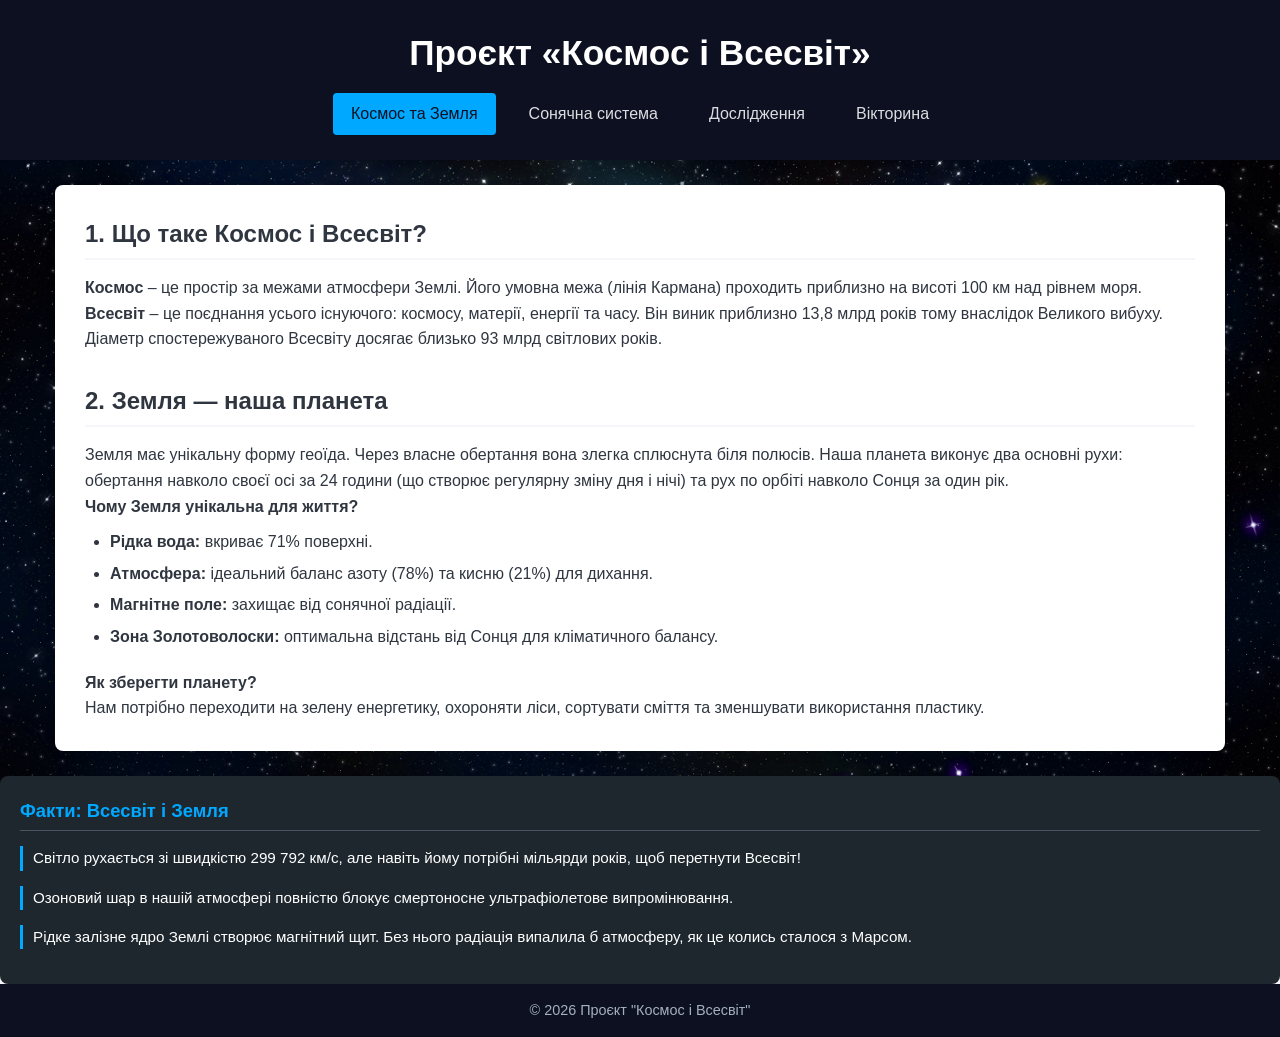
<file: Index.html>
<!DOCTYPE html>
<html lang="en">
<head>
  <meta charset="UTF-8">
  <meta name="viewport" content="width=device-width, initial-scale=1.0">
  <title>Космос та Всесвіт</title>
  <link rel="stylesheet" href="style.css">
</head>
<body>
  <header class="header">
        <h1>Проєкт «Космос і Всесвіт»</h1>
        <nav class="nav-menu">
            <a href="index.html" class="active">Космос та Земля</a>
            <a href="solar-system.html">Сонячна система</a>
            <a href="exploration.html" >Дослідження</a>
            <a href="quiz.html" >Вікторина</a>
        </nav>
    </header>
<div class="container">
   <main class="main-content">
            <section>
                <h2>1. Що таке Космос і Всесвіт?</h2>
                <p><strong>Космос</strong> – це простір за межами атмосфери Землі.
                   Його умовна межа (лінія Кармана) проходить приблизно на висоті 100 км над рівнем моря.</p>
                <p><strong>Всесвіт</strong> – це поєднання усього існуючого: космосу, матерії, енергії та часу. 
                  Він виник приблизно 13,8 млрд років тому внаслідок Великого вибуху. 
                  Діаметр спостережуваного Всесвіту досягає близько 93 млрд світлових років.</p>
            </section>

            <section style="margin-top: 30px;">
                <h2>2. Земля — наша планета</h2>
                <p>Земля має унікальну форму геоїда. Через власне обертання вона злегка сплюснута біля полюсів. 
                  Наша планета виконує два основні рухи: обертання навколо своєї осі за 24 години 
                  (що створює регулярну зміну дня і нічі) та рух по орбіті навколо Сонця за один рік.</p>
                <p><strong>Чому Земля унікальна для життя?</strong></p>
                <ul>
                    <li><strong>Рідка вода:</strong> вкриває 71% поверхні.</li>
                    <li><strong>Атмосфера:</strong> ідеальний баланс азоту (78%) та кисню (21%) для дихання.</li>
                    <li><strong>Магнітне поле:</strong> захищає від сонячної радіації.</li>
                    <li><strong>Зона Золотоволоски:</strong> оптимальна відстань від Сонця для кліматичного балансу.</li>
                </ul>
                <p><strong>Як зберегти планету?</strong> 
                  <br> 
                  Нам потрібно переходити на зелену енергетику,
                   охороняти ліси, сортувати сміття та зменшувати використання пластику.</p>
   </section>
</div>
</main>
    <aside class="sidebar">
            <div class="sidebar-block">
                <h3>Факти: Всесвіт і Земля</h3>
                <ul>
                    <li>Світло рухається зі швидкістю 299 792 км/с, але навіть йому потрібні мільярди років, щоб перетнути Всесвіт!</li>
                    <li>Озоновий шар в нашій атмосфері повністю блокує смертоносне ультрафіолетове випромінювання.</li>
                    <li>Рідке залізне ядро Землі створює магнітний щит. Без нього радіація випалила б атмосферу, як це колись сталося з Марсом.</li>
                </ul>
            </div>
        </aside>

    </div>

    <footer class="footer">
        <p>&copy; 2026 Проєкт "Космос і Всесвіт"</p>
    </footer>

</body>
</html>
</body>
</html>
</file>
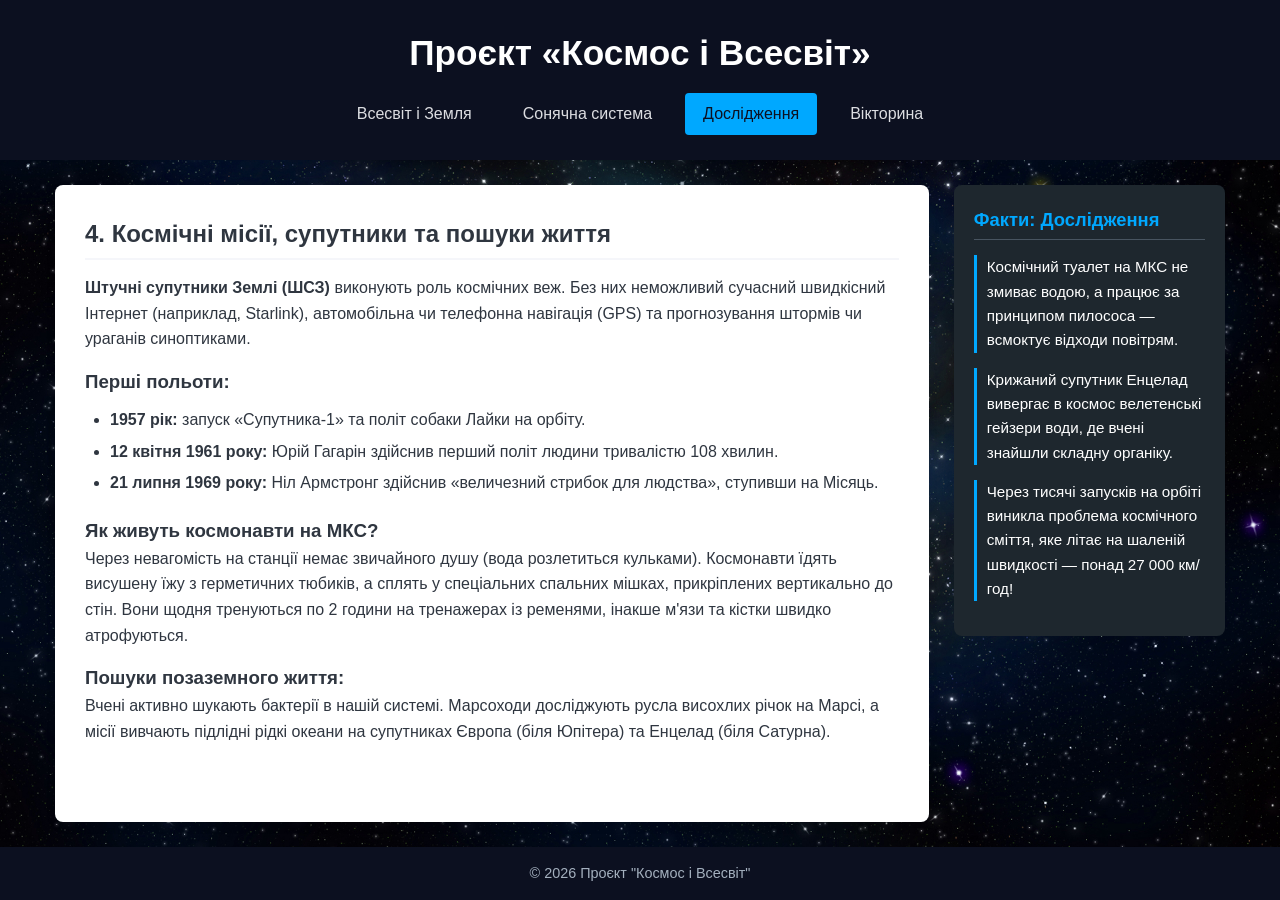
<file: exploration.html>
<!DOCTYPE html>
<html lang="en">
<head>
  <meta charset="UTF-8">
  <meta name="viewport" content="width=device-width, initial-scale=1.0">
  <title>Космос та Всесвіт</title>
</head>
<body>
  <!DOCTYPE html>
<html lang="uk">
<head>
    <meta charset="UTF-8">
    <meta name="viewport" content="width=device-width, initial-scale=1.0">
    <title>Космічні дослідження</title>
    <link rel="stylesheet" href="style.css">
</head>
<body>

    <header class="header">
        <h1>Проєкт «Космос і Всесвіт»</h1>
        <nav class="nav-menu">
            <a href="index.html">Всесвіт і Земля</a>
            <a href="solar-system.html">Сонячна система</a>
            <a href="exploration.html" class="active">Дослідження</a>
            <a href="quiz.html">Вікторина</a>
        </nav>
    </header>

    <div class="container">
      
        <main class="main-content">
            <h2>4. Космічні місії, супутники та пошуки життя</h2>
            <p><strong>Штучні супутники Землі (ШСЗ)</strong> виконують роль космічних веж. Без них неможливий сучасний швидкісний Інтернет (наприклад, Starlink), автомобільна чи телефонна навігація (GPS) та прогнозування штормів чи ураганів синоптиками.</p>
            
            <h3 style="margin-top: 15px;">Перші польоти:</h3>
            <ul>
                <li><strong>1957 рік:</strong> запуск «Супутника-1» та політ собаки Лайки на орбіту.</li>
                <li><strong>12 квітня 1961 року:</strong> Юрій Гагарін здійснив перший політ людини тривалістю 108 хвилин.</li>
                <li><strong>21 липня 1969 року:</strong> Ніл Армстронг здійснив «величезний стрибок для людства», ступивши на Місяць.</li>
            </ul>

            <h3 style="margin-top: 15px;">Як живуть космонавти на МКС?</h3>
            <p>Через невагомість на станції немає звичайного душу (вода розлетиться кульками). Космонавти їдять висушену їжу з герметичних тюбиків, а сплять у спеціальних спальних мішках, прикріплених вертикально до стін. Вони щодня тренуються по 2 години на тренажерах із ременями, інакше м'язи та кістки швидко атрофуються.</p>

            <h3 style="margin-top: 15px;">Пошуки позаземного життя:</h3>
            <p>Вчені активно шукають бактерії в нашій системі. Марсоходи досліджують русла висохлих річок на Марсі, а місії вивчають підлідні рідкі океани на супутниках Європа (біля Юпітера) та Енцелад (біля Сатурна).</p>
        </main>
        <aside class="sidebar">
            <div class="sidebar-block">
                <h3>Факти: Дослідження</h3>
                <ul>
                    <li>Космічний туалет на МКС не змиває водою, а працює за принципом пилососа — всмоктує відходи повітрям.</li>
                    <li>Крижаний супутник Енцелад вивергає в космос велетенські гейзери води, де вчені знайшли складну органіку.</li>
                    <li>Через тисячі запусків на орбіті виникла проблема космічного сміття, яке літає на шаленій швидкості — понад 27 000 км/год!</li>
                </ul>
            </div>
        </aside>

    </div>

    <footer class="footer">
        <p>&copy; 2026 Проєкт "Космос і Всесвіт"</p>
    </footer>

</body>
</html>

</body>
</html>
</file>
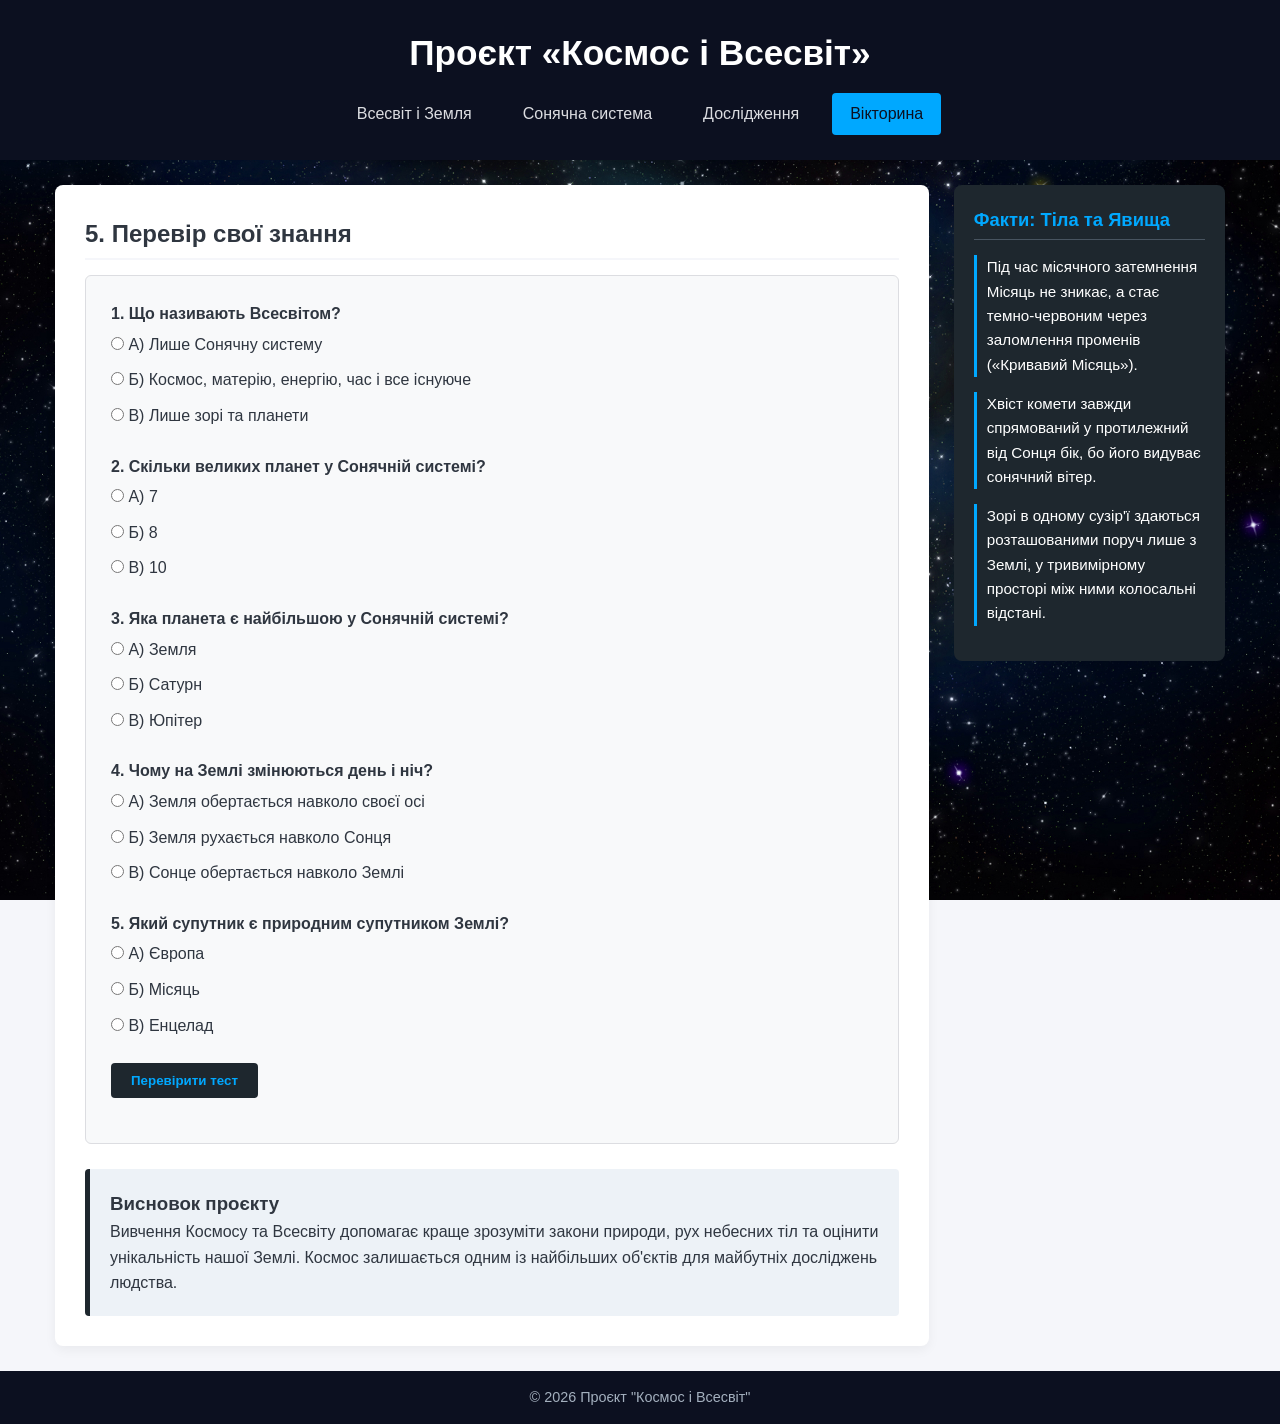
<file: quiz.html>
<!DOCTYPE html>
<html lang="en">
<head>
  <meta charset="UTF-8">
  <meta name="viewport" content="width=device-width, initial-scale=1.0">
  <title>Космос та Всесвіт</title>
  <link rel="stylesheet" href="style.css">
</head>
<body>

    <header class="header">
        <h1>Проєкт «Космос і Всесвіт»</h1>
        <nav class="nav-menu">
            <a href="index.html">Всесвіт і Земля</a>
            <a href="solar-system.html">Сонячна система</a>
            <a href="exploration.html">Дослідження</a>
            <a href="quiz.html" class="active">Вікторина</a>
        </nav>
    </header>

    <div class="container">
        
        <main class="main-content">
            <h2>5. Перевір свої знання</h2>
            
            <section class="quiz-section">
                
                <form id="quizForm">
                    
                    <div class="quiz-item">
                        <p><strong>1. Що називають Всесвітом?</strong></p>
                        
                        <label><input type="radio" name="q1" value="wrong"> А) Лише Сонячну систему</label><br>
                        <label><input type="radio" name="q1" value="correct"> Б) Космос, матерію, енергію, час і все існуюче</label><br>
                        <label><input type="radio" name="q1" value="wrong"> В) Лише зорі та планети</label>
                        <p class="feedback"></p> 
                    </div>

                    <div class="quiz-item">
                        <p><strong>2. Скільки великих планет у Сонячній системі?</strong></p>
                        <label><input type="radio" name="q2" value="wrong"> А) 7</label><br>
                        <label><input type="radio" name="q2" value="correct"> Б) 8</label><br>
                        <label><input type="radio" name="q2" value="wrong"> В) 10</label>
                        <p class="feedback"></p>
                    </div>

                    <div class="quiz-item">
                        <p><strong>3. Яка планета є найбільшою у Сонячній системі?</strong></p>
                        <label><input type="radio" name="q3" value="wrong"> А) Земля</label><br>
                        <label><input type="radio" name="q3" value="wrong"> Б) Сатурн</label><br>
                        <label><input type="radio" name="q3" value="correct"> В) Юпітер</label>
                        <p class="feedback"></p>
                    </div>

                    <div class="quiz-item">
                        <p><strong>4. Чому на Землі змінюються день і ніч?</strong></p>
                        <label><input type="radio" name="q4" value="correct"> А) Земля обертається навколо своєї осі</label><br>
                        <label><input type="radio" name="q4" value="wrong"> Б) Земля рухається навколо Сонця</label><br>
                        <label><input type="radio" name="q4" value="wrong"> В) Сонце обертається навколо Землі</label>
                        <p class="feedback"></p>
                    </div>

                    <div class="quiz-item">
                        <p><strong>5. Який супутник є природним супутником Землі?</strong></p>
                        <label><input type="radio" name="q5" value="wrong"> А) Європа</label><br>
                        <label><input type="radio" name="q5" value="correct"> Б) Місяць</label><br>
                        <label><input type="radio" name="q5" value="wrong"> В) Енцелад</label>
                        <p class="feedback"></p>
                    </div>

                    
                    <button type="button" class="btn" onclick="checkQuiz()">Перевірити тест</button>
                    
                    <h3 id="quizResult" style="margin-top: 20px;"></h3>
                </form>
            </section>

            <section class="summary-box">
                <h3>Висновок проєкту</h3>
                <p>Вивчення Космосу та Всесвіту допомагає краще зрозуміти закони природи, рух небесних тіл та оцінити унікальність нашої Землі. Космос залишається одним із найбільших об'єктів для майбутніх досліджень людства.</p>
            </section>
        </main>

        <aside class="sidebar">
            <div class="sidebar-block">
                <h3>Факти: Тіла та Явища</h3>
                <ul>
                    <li>Під час місячного затемнення Місяць не зникає, а стає темно-червоним через заломлення променів («Кривавий Місяць»).</li>
                    <li>Хвіст комети завжди спрямований у протилежний від Сонця бік, бо його видуває сонячний вітер.</li>
                    <li>Зорі в одному сузір'ї здаються розташованими поруч лише з Землі, у тривимірному просторі між ними колосальні відстані.</li>
                </ul>
            </div>
        </aside>

    </div>

    <footer class="footer">
        <p>&copy; 2026 Проєкт "Космос і Всесвіт"</p>
    </footer>

    
    <script>
        function checkQuiz() {
            
            const totalQuestions = 5;
            let score = 0;

            
            for (let i = 1; i <= totalQuestions; i++) {
                const selectedOption = document.querySelector(`input[name="q${i}"]:checked`);
                const feedbackElement = document.querySelectorAll('.feedback')[i - 1];

                if (selectedOption) {
                    if (selectedOption.value === "correct") {
                        feedbackElement.innerHTML = "✅ Правильно!";
                        feedbackElement.style.color = "green";
                        score++;
                    } else {
                        feedbackElement.innerHTML = "❌ Неправильно. Спробуй ще раз!";
                        feedbackElement.style.color = "red";
                    }
                } else {
                   
                    feedbackElement.innerHTML = "⚠️ Виберіть відповідь!";
                    feedbackElement.style.color = "orange";
                }
            }

            
            const resultBox = document.getElementById('quizResult');
            resultBox.innerHTML = `Твій результат: ${score} з ${totalQuestions} правильних відповідей!`;
            if (score === totalQuestions) {
                resultBox.style.color = "green";
            } else {
                resultBox.style.color = "#1e272e";
            }
        }
    </script>

</body>
</html>

</body>
</html>
</file>
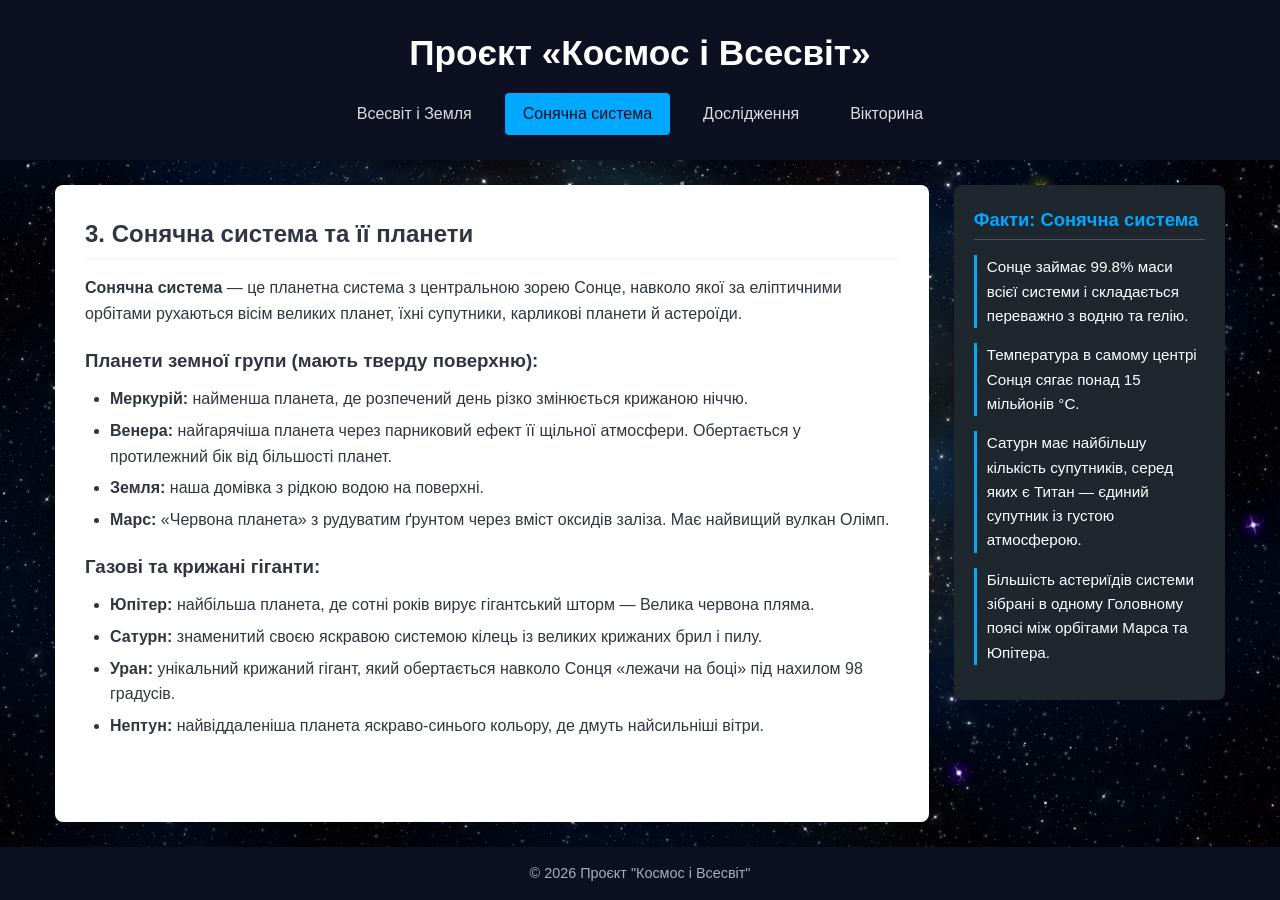
<file: solar-system.html>
<!DOCTYPE html>
<html lang="en">
<head>
  <meta charset="UTF-8">
  <meta name="viewport" content="width=device-width, initial-scale=1.0">
  <title>Космос та Всесвіт</title>
</head>
<body>
  <!DOCTYPE html>
<html lang="uk">
<head>
    <meta charset="UTF-8">
    <meta name="viewport" content="width=device-width, initial-scale=1.0">
    <title>Сонячна система</title>
    <link rel="stylesheet" href="style.css">
</head>
<body>

    <header class="header">
        <h1>Проєкт «Космос і Всесвіт»</h1>
        <nav class="nav-menu">
            <a href="index.html">Всесвіт і Земля</a>
            <a href="solar-system.html" class="active">Сонячна система</a>
            <a href="exploration.html">Дослідження</a>
            <a href="quiz.html">Вікторина</a>
        </nav>
    </header>

    <div class="container">
        
        
        <main class="main-content">
            <h2>3. Сонячна система та її планети</h2>
            <p><strong>Сонячна система</strong> — це планетна система з центральною зорею Сонце, навколо якої за еліптичними орбітами рухаються вісім великих планет, їхні супутники, карликові планети й астероїди.</p>
            
            <h3 style="margin-top: 20px;">Планети земної групи (мають тверду поверхню):</h3>
            <ul>
                <li><strong>Меркурій:</strong> найменша планета, де розпечений день різко змінюється крижаною ніччю.</li>
                <li><strong>Венера:</strong> найгарячіша планета через парниковий ефект її щільної атмосфери. Обертається у протилежний бік від більшості планет.</li>
                <li><strong>Земля:</strong> наша домівка з рідкою водою на поверхні.</li>
                <li><strong>Марс:</strong> «Червона планета» з рудуватим ґрунтом через вміст оксидів заліза. Має найвищий вулкан Олімп.</li>
            </ul>

            <h3 style="margin-top: 20px;">Газові та крижані гіганти:</h3>
            <ul>
                <li><strong>Юпітер:</strong> найбільша планета, де сотні років вирує гігантський шторм — Велика червона пляма.</li>
                <li><strong>Сатурн:</strong> знаменитий своєю яскравою системою кілець із великих крижаних брил і пилу.</li>
                <li><strong>Уран:</strong> унікальний крижаний гігант, який обертається навколо Сонця «лежачи на боці» під нахилом 98 градусів.</li>
                <li><strong>Нептун:</strong> найвіддаленіша планета яскраво-синього кольору, де дмуть найсильніші вітри.</li>
            </ul>
        </main>

        
        <aside class="sidebar">
            <div class="sidebar-block">
                <h3>Факти: Сонячна система</h3>
                <ul>
                    <li>Сонце займає 99.8% маси всієї системи і складається переважно з водню та гелію.</li>
                    <li>Температура в самому центрі Сонця сягає понад 15 мільйонів °C.</li>
                    <li>Сатурн має найбільшу кількість супутників, серед яких є Титан — єдиний супутник із густою атмосферою.</li>
                    <li>Більшість астериїдів системи зібрані в одному Головному поясі між орбітами Марса та Юпітера.</li>
                </ul>
            </div>
        </aside>

    </div>

    <footer class="footer">
        <p>&copy; 2026 Проєкт "Космос і Всесвіт"</p>
    </footer>

</body>
</html>

</body>
</html>
</file>
<file: style.css>
* {
    box-sizing: border-box;
    margin: 0;
    padding: 0;
}

body {
    font-family: 'Segoe UI', Arial, sans-serif;
    line-height: 1.6;
    background-color: #f5f6fa;
    color: #2f3640;
    display: flex;
    flex-direction: column;
    min-height: 100vh;
     background-image: url('images/main.jpeg'); 
    background-size: cover;          
    background-position: center;     
    background-attachment: fixed;
}


.header {
    background-color: #0c1020;
    color: #ffffff;
    padding: 25px 0;
    text-align: center;
}

.header h1 {
    font-size: 2.2rem;
    margin-bottom: 12px;
}

.nav-menu {
    display: flex;
    justify-content: center;
    gap: 15px;
}

.nav-menu a {
    color: #dcdde1;
    text-decoration: none;
    padding: 8px 18px;
    border-radius: 4px;
    font-weight: 500;
    transition: all 0.3s ease;
}

.nav-menu a:hover, .nav-menu a.active {
    background-color: #00a8ff;
    color: #0c1020;
}


.container {
    display: flex;
    max-width: 1200px;
    width: 100%;
    margin: 25px auto;
    gap: 25px;
    padding: 0 15px;
    flex: 1;
}


.main-content {
    flex: 3; 
    background: #ffffff;
    padding: 30px;
    border-radius: 8px;
    box-shadow: 0 4px 12px rgba(0,0,0,0.05);
}

.main-content h2 {
    color: #2f3640;
    margin-bottom: 15px;
    border-bottom: 2px solid #f5f6fa;
    padding-bottom: 5px;
}

.main-content ul {
    margin: 10px 0 20px 25px;
}

.main-content li {
    margin-bottom: 6px;
}


.sidebar {
    flex: 1; 
    display: flex;
    flex-direction: column;
}

.sidebar-block {
    background: #1e272e;
    color: #ffffff;
    padding: 20px;
    border-radius: 8px;
    position: sticky; 
    top: 25px;
}

.sidebar-block h3 {
    color: #00a8ff;
    font-size: 1.15rem;
    margin-bottom: 15px;
    border-bottom: 1px solid #485460;
    padding-bottom: 5px;
}

.sidebar-block ul {
    list-style: none;
}

.sidebar-block li {
    margin-bottom: 15px;
    font-size: 0.95rem;
    border-left: 3px solid #00a8ff;
    padding-left: 10px;
}


.quiz-section {
    background-color: #f8f9fa;
    padding: 25px;
    border-radius: 6px;
    border: 1px solid #dcdde1;
    margin-bottom: 25px;
}

.quiz-item {
    margin-bottom: 20px;
}

.quiz-item label {
    display: inline-block;
    margin: 5px 0;
    cursor: pointer;
}

.btn {
    background-color: #1e272e;
    color: #00a8ff;
    border: none;
    padding: 10px 20px;
    border-radius: 4px;
    cursor: pointer;
    font-weight: bold;
    transition: background 0.2s;
}

.btn:hover {
    background-color: #0c1020;
}

.summary-box {
    background-color: #edf2f7;
    padding: 20px;
    border-left: 5px solid #1e272e;
    border-radius: 4px;
}


.footer {
    background-color: #0c1020;
    color: #a4b0be;
    text-align: center;
    padding: 15px;
    font-size: 0.9rem;
    margin-top: auto;
}


@media (max-width: 850px) {
    .container {
        flex-direction: column; 
    }
    .nav-menu {
        flex-wrap: wrap; 
    }
}
</file>
